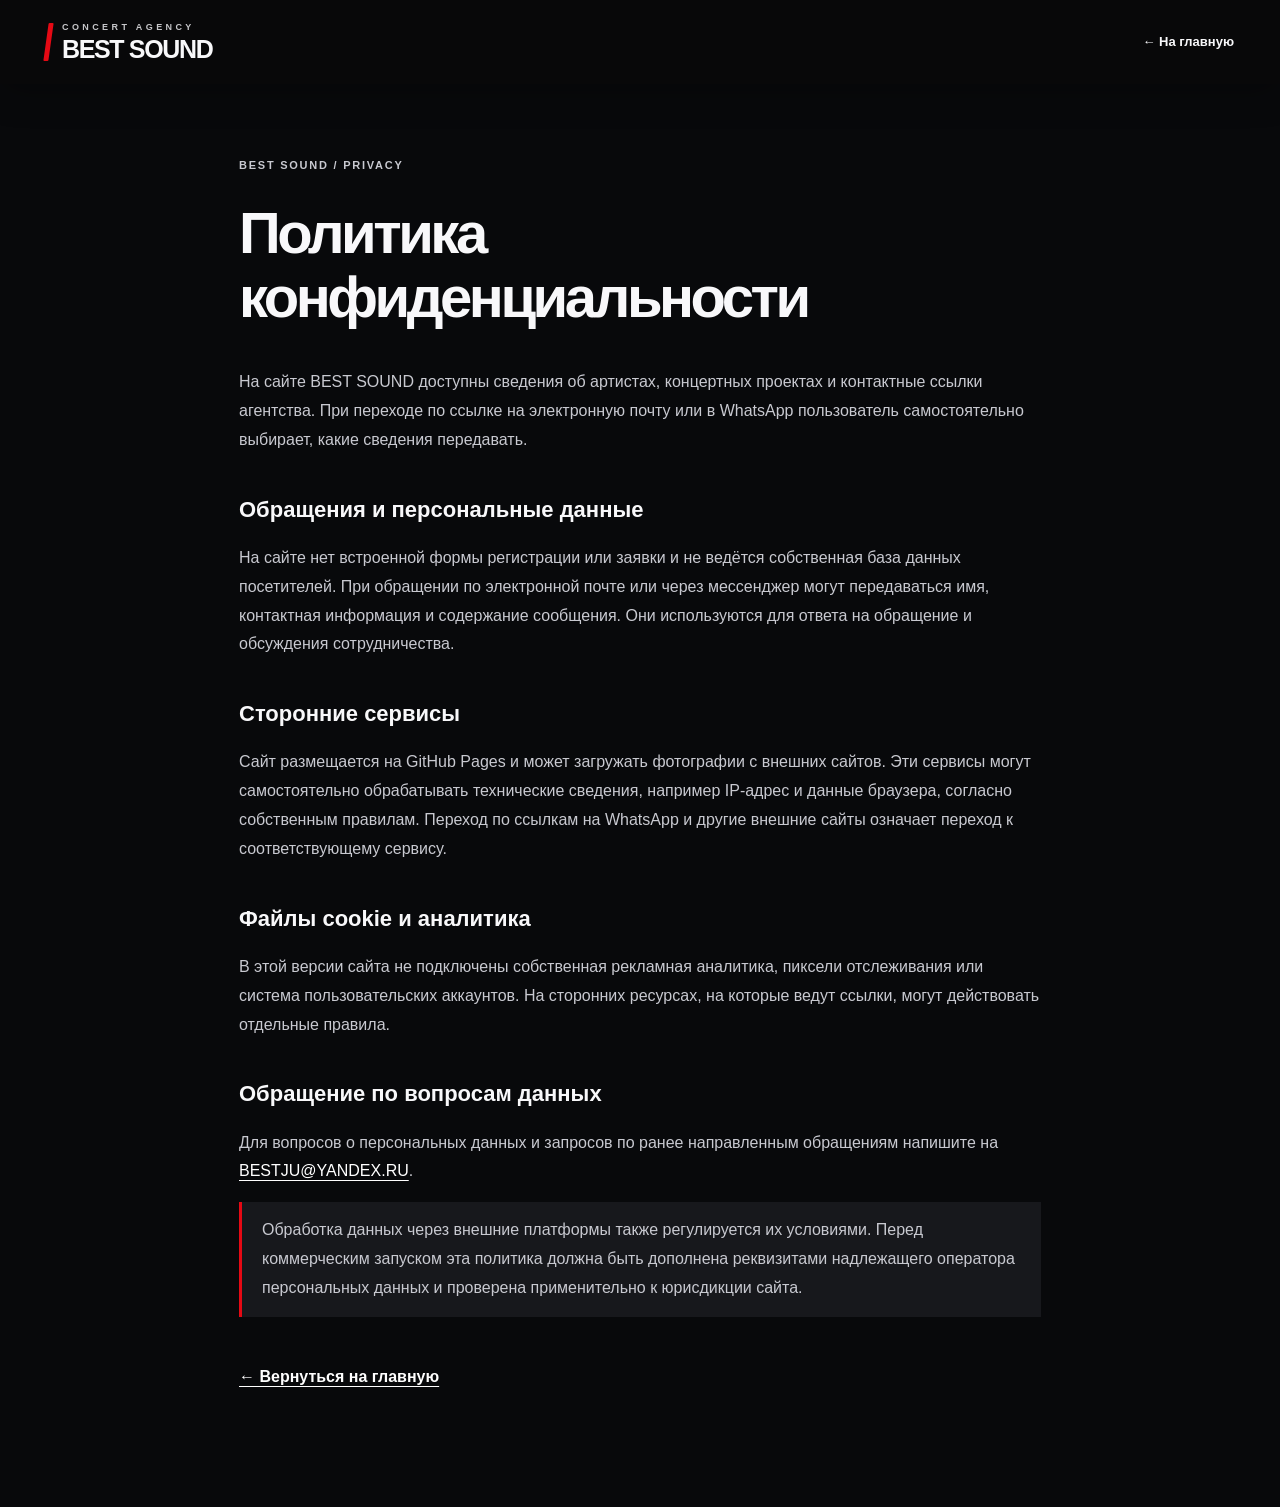
<file: privacy.html>
<!doctype html>
<html lang="ru">
<head>
  <meta charset="utf-8">
  <meta name="viewport" content="width=device-width, initial-scale=1">
  <meta name="description" content="Информация об обработке персональных данных на сайте BEST SOUND.">
  <meta name="theme-color" content="#090a0c">
  <title>Политика конфиденциальности — BEST SOUND</title>
  <link rel="canonical" href="https://denis7kom.github.io/best-sound/privacy.html">
  <link rel="icon" href="./assets/favicon.svg?v=3" type="image/svg+xml">
  <link rel="stylesheet" href="./src/showcase.css">
  <style>
    .legal{max-width:850px;margin:0 auto;padding:145px 24px 100px}.legal h1{font-size:clamp(32px,6vw,58px);letter-spacing:-.06em;line-height:1.1;margin:25px 0 40px}.legal h2{font-size:22px;margin-top:38px}.legal p,.legal li{color:#c8c9d0;line-height:1.8}.legal a:not(.brand){color:#fff;text-decoration:underline;text-underline-offset:4px}.legal .back{font-weight:800;color:#f16d75;text-decoration:none}.legal .note{border-left:3px solid #e50914;padding:14px 20px;background:#17181c}
  </style>
</head>
<body>
  <header class="nav scrolled" style="position:absolute">
    <div class="container nav-inner">
      <a class="brand" href="./index.html" aria-label="BEST SOUND — главная">
        <span class="brand-mark"></span><span class="brand-copy"><small>CONCERT AGENCY</small>BEST SOUND</span>
      </a>
      <a href="./index.html" style="margin-left:auto;font-size:13px;font-weight:800">← На главную</a>
    </div>
  </header>
  <main class="legal">
    <p class="eyebrow">BEST SOUND / PRIVACY</p>
    <h1>Политика конфиденциальности</h1>
    <p>На сайте BEST SOUND доступны сведения об артистах, концертных проектах и контактные ссылки агентства. При переходе по ссылке на электронную почту или в WhatsApp пользователь самостоятельно выбирает, какие сведения передавать.</p>
    <h2>Обращения и персональные данные</h2>
    <p>На сайте нет встроенной формы регистрации или заявки и не ведётся собственная база данных посетителей. При обращении по электронной почте или через мессенджер могут передаваться имя, контактная информация и содержание сообщения. Они используются для ответа на обращение и обсуждения сотрудничества.</p>
    <h2>Сторонние сервисы</h2>
    <p>Сайт размещается на GitHub Pages и может загружать фотографии с внешних сайтов. Эти сервисы могут самостоятельно обрабатывать технические сведения, например IP-адрес и данные браузера, согласно собственным правилам. Переход по ссылкам на WhatsApp и другие внешние сайты означает переход к соответствующему сервису.</p>
    <h2>Файлы cookie и аналитика</h2>
    <p>В этой версии сайта не подключены собственная рекламная аналитика, пиксели отслеживания или система пользовательских аккаунтов. На сторонних ресурсах, на которые ведут ссылки, могут действовать отдельные правила.</p>
    <h2>Обращение по вопросам данных</h2>
    <p>Для вопросов о персональных данных и запросов по ранее направленным обращениям напишите на <a href="mailto:BESTJU@YANDEX.RU">BESTJU@YANDEX.RU</a>.</p>
    <p class="note">Обработка данных через внешние платформы также регулируется их условиями. Перед коммерческим запуском эта политика должна быть дополнена реквизитами надлежащего оператора персональных данных и проверена применительно к юрисдикции сайта.</p>
    <p style="margin-top:46px"><a class="back" href="./index.html">← Вернуться на главную</a></p>
  </main>
</body>
</html>
</file>
<file: src/showcase.css>
:root{color-scheme:dark;--bg:#08090b;--surface:#16171b;--line:rgba(255,255,255,.13);--fg:#f8f8fa;--dim:#b5b7c1;--red:#e50914;--mx:1440px}
*{box-sizing:border-box}html{scroll-behavior:smooth;scroll-padding-top:88px}body{margin:0;background:var(--bg);color:var(--fg);font:400 16px/1.5 Inter,ui-sans-serif,-apple-system,BlinkMacSystemFont,"Segoe UI",Arial,sans-serif;overflow-x:hidden}button,input{font:inherit}button{cursor:pointer}a{color:inherit;text-decoration:none}img{display:block;max-width:100%}button:focus-visible,a:focus-visible,input:focus-visible,select:focus-visible{outline:3px solid #f3ba56;outline-offset:3px}
.skip{position:absolute;top:-90px;left:12px;z-index:100;background:#fff;color:#000;padding:12px}.skip:focus{top:12px}.container{width:min(calc(100% - 92px),var(--mx));margin:auto}
.nav{position:fixed;z-index:60;top:0;left:0;right:0;transition:background .25s,box-shadow .25s;background:linear-gradient(180deg,rgba(5,5,5,.82),transparent);height:84px}.nav.scrolled,.nav.open{background:rgba(9,9,10,.97);box-shadow:0 8px 35px rgba(0,0,0,.25);backdrop-filter:blur(22px)}
.nav-inner{height:100%;display:flex;gap:40px;align-items:center}.brand{display:flex;align-items:center;gap:11px;white-space:nowrap;flex-shrink:0}.brand-mark{display:inline-block;background:var(--red);width:5px;height:38px;border-radius:1px;transform:skew(-8deg)}.brand-copy{font-weight:900;font-size:25px;line-height:.88;letter-spacing:-1.35px}.brand-copy small{display:block;font-size:9px;font-weight:700;letter-spacing:3.4px;margin-bottom:6px;color:#c6c6c9}.nav-links{display:flex;align-items:center;gap:28px;flex:1}.nav-links a{font-size:13px;font-weight:700;color:#d2d2d7;transition:color .2s}.nav-links a:hover,.nav-links a.active{color:#fff}.nav-actions{display:flex;align-items:center;gap:18px;margin-left:auto}.icon-btn,.menu-button{display:grid;place-items:center;width:38px;height:38px;padding:0;border:0;background:transparent;color:white}.icon-btn svg,.menu-button svg{width:22px;height:22px;stroke:currentColor;stroke-width:1.8;fill:none}.lang{display:flex;gap:4px;border:1px solid rgba(255,255,255,.22);padding:4px;border-radius:6px}.lang a{font-size:11px;font-weight:800;min-width:29px;text-align:center;padding:5px 3px;color:#a9a9b0;border-radius:3px}.lang a.current{color:#fff;background:#3a3b40}.menu-button{display:none}
.hero{position:relative;min-height:790px;min-height:min(850px,95svh);display:flex;align-items:center;isolation:isolate;background:#141518;overflow:hidden}.hero-bg{position:absolute;inset:0;z-index:-3;background:#19151b}.hero-bg img{width:100%;height:100%;object-fit:cover;object-position:76% 36%;filter:saturate(.78) contrast(1.12);transform:scale(1.02)}.hero::before{content:"";position:absolute;inset:0;z-index:-2;background:linear-gradient(90deg,#08090b 0%,rgba(8,9,11,.97) 25%,rgba(8,9,11,.76) 48%,rgba(8,9,11,.28) 77%,rgba(8,9,11,.2) 100%),linear-gradient(0deg,#08090b 0%,transparent 28%,rgba(0,0,0,.3) 90%)}.hero::after{content:"";position:absolute;inset:0;z-index:-1;background:radial-gradient(ellipse at 72% 15%,rgba(175,13,28,.22),transparent 58%);pointer-events:none}.hero-content{padding-top:120px;padding-bottom:145px}.hero-copy{max-width:690px}.hero-eyebrow{display:flex;align-items:center;gap:12px;font-size:11px;font-weight:900;letter-spacing:.21em;text-transform:uppercase;color:#f2f3f5}.hero-eyebrow::before{content:"";width:30px;height:3px;background:var(--red)}.hero h1{font-size:clamp(68px,8.5vw,142px);font-weight:950;letter-spacing:-.078em;line-height:.86;margin:23px 0 27px;text-wrap:balance}.hero h1 span{display:block}.hero-hint{display:flex;align-items:center;gap:12px;color:#e0e0e6;font-size:13px;font-weight:700}.hero-hint i{width:5px;height:5px;border-radius:50%;background:#eee}.hero-description{max-width:490px;margin:20px 0 27px;color:#d7d7de;font-size:17px;line-height:1.62;text-shadow:0 2px 20px #000}.hero-actions{display:flex;flex-wrap:wrap;gap:12px}.btn{min-height:49px;border:0;border-radius:5px;display:inline-flex;align-items:center;justify-content:center;gap:11px;padding:12px 22px;font-size:14px;font-weight:800;white-space:nowrap;transition:transform .16s,background .16s}.btn:hover{transform:translateY(-2px)}.btn-light{background:#fff;color:#101010}.btn-light:hover{background:#e6e6e6}.btn-dark{background:rgba(115,116,125,.35);color:#fff;backdrop-filter:blur(4px)}.btn-dark:hover{background:rgba(120,121,131,.53)}.btn-red{background:var(--red);color:white}.btn-red:hover{background:#bb0811}.btn svg{width:19px;height:19px;fill:currentColor}.hero-index{position:absolute;right:0;bottom:142px;display:flex;align-items:center;gap:14px;font-size:13px;font-weight:800;letter-spacing:.08em}.hero-index::before{content:"";width:3px;height:36px;background:var(--red)}.hero-index span{padding:9px 7vw 9px 12px;background:rgba(32,33,37,.7);backdrop-filter:blur(8px)}
.main{position:relative;z-index:2;margin-top:-107px}.feature-stripe{display:flex;align-items:center;gap:14px;margin:0 0 27px;color:#f9f9fa;font-size:11px;font-weight:800;letter-spacing:.18em;text-transform:uppercase}.feature-stripe .red-line{width:38px;height:3px;background:var(--red)}.feature-stripe .muted{color:#9b9ca4;font-size:10px;font-weight:700;letter-spacing:.1em}
.section{margin-bottom:44px;scroll-margin-top:110px}.section-head{display:flex;align-items:end;justify-content:space-between;gap:20px;margin:0 0 18px}.section-title{font-size:clamp(21px,2vw,28px);line-height:1.17;font-weight:850;letter-spacing:-.04em;margin:0}.section-intro{max-width:390px;margin:5px 0 0;color:#a7a8b1;font-size:13px}.row-arrows{display:flex;gap:6px}.row-arrows button{width:34px;height:34px;border:1px solid var(--line);border-radius:50%;color:#fff;background:#232429;font-size:22px;line-height:1}.row-arrows button:hover{background:#44454e}
.scroller{display:flex;overflow-x:auto;overflow-y:hidden;gap:14px;scroll-snap-type:x mandatory;scrollbar-width:none;padding:5px 1px 16px;scroll-behavior:smooth}.scroller::-webkit-scrollbar{display:none}.artist-card{position:relative;flex:0 0 clamp(265px,31vw,402px);height:245px;overflow:hidden;scroll-snap-align:start;border:0;border-radius:7px;background:linear-gradient(140deg,#27222a,#3e0e14);text-align:left;padding:0;color:#fff;isolation:isolate;transition:transform .22s,box-shadow .22s}.artist-card:hover,.tour-card:hover{transform:scale(1.025);box-shadow:0 16px 30px rgba(0,0,0,.52);z-index:4}.artist-card img{position:absolute;inset:0;width:100%;height:100%;object-fit:cover;z-index:-3;filter:brightness(.75) saturate(.85)}.artist-card:nth-child(2) img{object-position:center 22%}.artist-card:nth-child(3) img{object-position:center 24%}.artist-card::before{content:"";position:absolute;inset:0;z-index:-1;background:linear-gradient(0deg,rgba(0,0,0,.95),transparent 76%)}.card-content{position:absolute;bottom:19px;left:22px;right:18px}.card-overline{display:block;color:#ffb5b9;font-size:10px;font-weight:850;letter-spacing:.13em;text-transform:uppercase;margin-bottom:8px}.card-title{display:block;font-size:30px;line-height:1;letter-spacing:-.045em;font-weight:900}.card-desc{display:block;color:#d5d5dc;font-size:12px;margin-top:7px}.round-plus{position:absolute;right:16px;top:16px;width:33px;height:33px;border:1px solid rgba(255,255,255,.55);border-radius:50%;background:rgba(0,0,0,.38);font-size:23px;color:#fff;display:grid;place-items:center}
.section-label{margin:11px 0 10px;font-size:12px;font-weight:800;color:#989aa5;letter-spacing:.08em;text-transform:uppercase}
.tour-card{position:relative;flex:0 0 270px;height:164px;padding:18px 20px;text-align:left;color:#fff;scroll-snap-align:start;border:1px solid rgba(255,255,255,.11);border-radius:7px;background:linear-gradient(125deg,#2a151a,#18191e 80%);overflow:hidden;transition:transform .2s,box-shadow .2s}.tour-card:before{content:"";position:absolute;left:-80px;bottom:-100px;width:260px;height:260px;border-radius:50%;background:radial-gradient(circle,rgba(229,9,20,.2),transparent 65%)}.tour-card:nth-child(2n){background:linear-gradient(130deg,#20222c,#111216)}.tour-card:nth-child(3n){background:linear-gradient(130deg,#241f25,#121314)}.tour-year{position:absolute;right:18px;top:13px;color:rgba(255,255,255,.11);font-size:59px;font-weight:950;letter-spacing:-.08em;line-height:1}.tour-artist{position:relative;font-size:11px;font-weight:800;color:#ff8f99;letter-spacing:.07em}.tour-name{position:relative;display:block;margin-top:28px;font-weight:850;font-size:23px;letter-spacing:-.04em;line-height:1.05}.tour-city{position:relative;font-size:12px;color:#b7b8c0;margin-top:10px}.tour-arrow{position:absolute;right:20px;bottom:13px;font-size:20px}
.editorial{display:grid;grid-template-columns:1.1fr 1fr;gap:26px;align-items:center;padding:0;background:#141519;border-radius:9px;overflow:hidden;border:1px solid var(--line)}.editorial-image{height:330px;background:#351618;overflow:hidden}.editorial-image img{width:100%;height:100%;object-fit:cover;object-position:center 35%;filter:brightness(.74)}.editorial-copy{padding:36px 30px 36px 8px}.eyebrow{font-size:11px;color:#fa6470;letter-spacing:.16em;text-transform:uppercase;font-weight:850}.editorial-copy h2{font-size:clamp(27px,3.3vw,50px);letter-spacing:-.06em;line-height:1.06;margin:12px 0 18px}.editorial-copy p{color:#c3c4cc;font-size:14px;line-height:1.7;max-width:480px}.text-link{border:none;background:none;padding:8px 0;color:#fff;font-weight:800;font-size:14px;display:inline-flex;align-items:center;gap:12px}.text-link:hover{color:#ff6168}
.metrics{display:grid;grid-template-columns:repeat(3,1fr);gap:2px;border-top:1px solid var(--line);border-bottom:1px solid var(--line);margin-top:36px}.metric{padding:25px 20px;text-align:center}.metric strong{display:block;font-size:clamp(25px,3vw,44px);font-weight:900;letter-spacing:-.055em}.metric span{color:#aaaeb7;font-size:12px}
.contacts{position:relative;background:linear-gradient(115deg,#17181b,#131416);border-top:1px solid var(--line);padding:70px 0 78px;margin-top:80px}.contacts-inner{display:grid;grid-template-columns:1.1fr 1fr;gap:30px;align-items:center}.contacts h2{margin:15px 0;font-size:clamp(32px,4vw,58px);line-height:1.02;letter-spacing:-.06em}.contacts p{max-width:460px;color:#c5c6ce}.contact-links{display:grid;grid-template-columns:1fr 1fr;gap:12px}.contact-tile{background:#212227;border:1px solid var(--line);padding:23px;border-radius:7px;min-width:0}.contact-tile small{display:block;color:#b5b5bb;font-size:11px;letter-spacing:.12em;text-transform:uppercase;margin-bottom:12px}.contact-tile strong{font-size:clamp(13px,1.5vw,18px);overflow-wrap:anywhere}.contact-tile:hover{border-color:rgba(255,255,255,.4)}.footer{padding:30px 0 34px;background:#090a0c}.footer .container{display:flex;align-items:center;justify-content:space-between;gap:22px;flex-wrap:wrap}.footer-meta{color:#8c8d94;font-size:12px;display:flex;flex-wrap:wrap;gap:22px}.footer-meta a:hover{color:white}
.dialog{width:min(620px,calc(100% - 28px));max-height:min(86vh,850px);overflow:auto;background:#18191d;color:white;border:1px solid #43444c;border-radius:10px;padding:0;box-shadow:0 25px 110px rgba(0,0,0,.75)}.dialog::backdrop{background:rgba(0,0,0,.81);backdrop-filter:blur(7px)}.modal-banner{height:238px;position:relative;overflow:hidden;background:linear-gradient(145deg,#6d161f,#18191d)}.modal-banner img{width:100%;height:100%;object-fit:cover;filter:brightness(.72)}.modal-banner:after{content:"";position:absolute;inset:0;background:linear-gradient(0deg,#18191d,transparent 75%)}.modal-close{position:absolute;z-index:2;right:15px;top:15px;width:38px;height:38px;border-radius:50%;background:#1e1f24d9;color:white;border:1px solid #666}.modal-content{padding:0 30px 30px}.modal-title{font-size:clamp(28px,5vw,44px);margin:0 0 8px;line-height:1.06;letter-spacing:-.055em}.modal-desc{color:#aeb0b8;font-size:14px}.modal-list{display:grid;gap:6px;list-style:none;margin:22px 0;padding:0;max-height:265px;overflow:auto}.modal-list li{border-bottom:1px solid var(--line);padding:9px 0;font-size:13px;color:#e0e0e5}.modal-actions{display:flex;flex-wrap:wrap;gap:9px}
.search-panel{position:absolute;right:46px;top:70px;width:min(460px,calc(100vw - 32px));background:#202126;box-shadow:0 20px 50px #0009;border:1px solid var(--line);padding:14px;border-radius:7px;display:none}.search-panel.open{display:block}.search-panel input{width:100%;border:1px solid #55565f;padding:11px;background:#0b0c0e;color:white;border-radius:4px;outline:none}.search-list{max-height:310px;overflow:auto;margin-top:10px}.search-list button{display:block;background:transparent;color:#eee;border:0;padding:11px 10px;width:100%;text-align:left;border-radius:4px}.search-list button:hover{background:#34353e}.search-list small{display:block;color:#a5a6af}
@media(max-width:1000px){.container{width:min(calc(100% - 56px),var(--mx))}.nav-inner{gap:25px}.nav-links{gap:15px}.hero{min-height:700px}.hero h1{font-size:clamp(65px,10vw,105px)}.hero-bg img{object-position:68% center}.editorial-image{height:320px}}
@media(max-width:720px){.container{width:calc(100% - 36px)}.nav{height:66px}.nav-inner{gap:10px}.brand-mark{height:29px}.brand-copy{font-size:20px}.brand-copy small{font-size:7px;letter-spacing:2.3px}.nav-links{display:none;position:absolute;left:0;right:0;top:65px;padding:20px 18px 27px;background:#0e0f12;flex-direction:column;align-items:start;gap:18px;box-shadow:0 20px 40px #000b}.nav.open .nav-links{display:flex}.nav-links a{font-size:15px}.menu-button{display:grid}.nav-actions{gap:4px}.lang a{min-width:26px;padding:5px 2px;font-size:10px}.hero{min-height:690px;min-height:85svh;align-items:end}.hero-bg img{object-position:62% 28%}.hero::before{background:linear-gradient(0deg,#08090b 0%,rgba(8,9,11,.86) 33%,rgba(8,9,11,.1) 95%),linear-gradient(90deg,rgba(7,8,9,.5),transparent)}.hero-content{padding-top:165px;padding-bottom:125px}.hero h1{font-size:clamp(60px,13vw,85px);margin:15px 0 20px}.hero-description{font-size:14px;line-height:1.55}.hero-index{bottom:101px}.hero-index span{padding-right:22px}.main{margin-top:-80px}.artist-card{flex-basis:270px;height:185px}.card-title{font-size:24px}.editorial{grid-template-columns:1fr}.editorial-image{height:240px}.editorial-copy{padding:4px 24px 28px}.metrics{grid-template-columns:1fr 1fr}.metric{padding:18px 12px}.contacts{padding:45px 0;margin-top:48px}.contacts-inner{grid-template-columns:1fr}.search-panel{right:16px;top:62px}.footer .container{align-items:start}}
@media(max-width:430px){.container{width:calc(100% - 28px)}.brand-copy{font-size:17px}.brand-copy small{letter-spacing:1.65px}.nav-actions{gap:1px}.hero h1{font-size:58px}.hero-hint{font-size:11px}.hero-actions .btn{padding:11px 13px;font-size:12px}.artist-card{flex-basis:240px;height:170px}.tour-card{flex-basis:240px}.contact-links{grid-template-columns:1fr}.metrics{grid-template-columns:1fr 1fr}.footer-meta{gap:9px}}
@media(prefers-reduced-motion:reduce){html{scroll-behavior:auto}*,*:before,*:after{animation:none!important;transition:none!important}.scroller{scroll-behavior:auto}}

/* Compact phone: preserve search, language controls and readable hero typography. */
@media(max-width:520px){
  .nav{height:98px}
  .nav-inner{display:grid;grid-template-columns:minmax(0,1fr) 85px;grid-template-rows:49px 37px;column-gap:8px;row-gap:2px;align-items:center}
  .brand{grid-column:1;grid-row:1;min-width:0}
  .nav-actions{display:contents}
  .icon-btn{grid-column:2;grid-row:1;justify-self:start}
  .menu-button{grid-column:2;grid-row:1;justify-self:end}
  .lang{grid-column:1/-1;grid-row:2;justify-self:start}
  .nav-links{top:97px}
  .search-panel{top:94px;right:12px}
  .hero-content{padding-top:175px}
  .hero h1{font-size:clamp(42px,12vw,61px);letter-spacing:-.08em;overflow-wrap:normal}
  .hero-index{display:none}
  .feature-stripe{flex-wrap:wrap;column-gap:8px;row-gap:3px}
  .feature-stripe .muted{flex-basis:100%;margin-left:48px}
}

/* Interactive states and reliable small-screen controls */
.row-arrows button:disabled{opacity:.24;cursor:default}
.row-arrows button:disabled:hover{background:#232429}
.nav-links a:focus-visible,.lang a:focus-visible{border-radius:3px}
.artist-card:focus-visible,.tour-card:focus-visible{outline-offset:-4px}
@media(max-width:520px){
  .hero{min-height:700px;min-height:88svh}
  .hero-content{padding-top:182px;padding-bottom:130px}
  .hero-eyebrow{font-size:10px}
  .hero h1{font-size:clamp(40px,11.7vw,58px)}
  .hero-hint{flex-wrap:wrap;row-gap:6px}
  .hero-actions{gap:9px}
  .hero-actions .btn{flex:1 1 auto;min-width:0;white-space:normal;text-align:center}
  .main{margin-top:-78px}
  .contacts{padding:42px 0}
  .modal-content{padding:0 18px 20px}
}
@media(max-width:355px){
  .hero h1{font-size:39px}
  .hero-actions{flex-direction:column;align-items:stretch}
  .hero-hint{font-size:10px}
  .brand-copy{font-size:16px}
}
</file>
